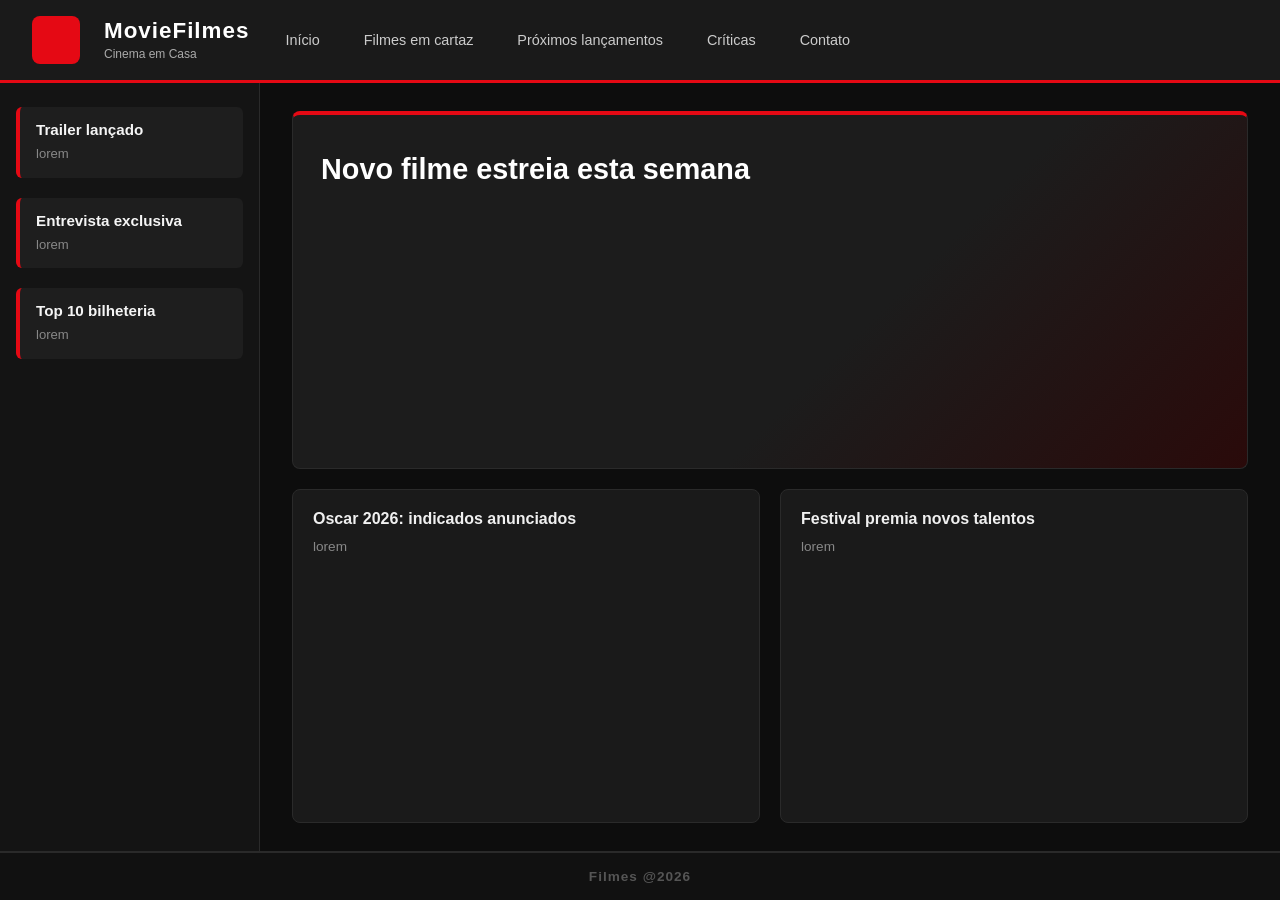
<file: novo/index.html>
<!DOCTYPE html>
<html lang="pt-BR">
<head>
  <meta charset="UTF-8">
  <meta name="viewport" content="width=device-width, initial-scale=1.0">
  <link rel="stylesheet" href="style.css">
  <title>Página de Cinema</title>
</head>
<body>
<header>
  <div class="grid-content"></div>
  <div>
    <strong>MovieFilmes</strong><br/>
    <small>Cinema em Casa</small>
  </div>
  <div> 
   <nav class="menu-itens">
    <a href="#">Início</a>
    <a href="#">Filmes em cartaz</a>
    <a href="#">Próximos lançamentos</a>
    <a href="#">Críticas</a>
    <a href="#">Contato</a>
  </nav> 
  </div>
</header>
<aside>
  <div class="noticia-lateral">
   <section>
    <h3>Trailer lançado</h3>
    <p>lorem</p>
   </section> 
  <div class="noticia-lateral">
   <section>
    <h3>Entrevista exclusiva</h3>
    <p>lorem</p>
   </section> 
  </div>
  <section>
    <h3>Top 10 bilheteria</h3>
    <p>lorem</p>
   </section> 
</aside>
<main>
<div class="noticia-grande">
  <article>
    <h1>Novo filme estreia esta semana</h1>   
  </article>
</div>
<div class="noticia-menor">
  <section>
    <h3>Oscar 2026: indicados anunciados</h3> 
    <p>lorem</p> 
  </section>
</div>
<div class="noticia-menor">
  <section>
    <h3>Festival premia novos talentos</h3> 
    <p>lorem</p>  
  </section>
</div>
</main>
<footer>
  <h4> Filmes @2026</h4>
</footer>
</body>
</html>
</file>
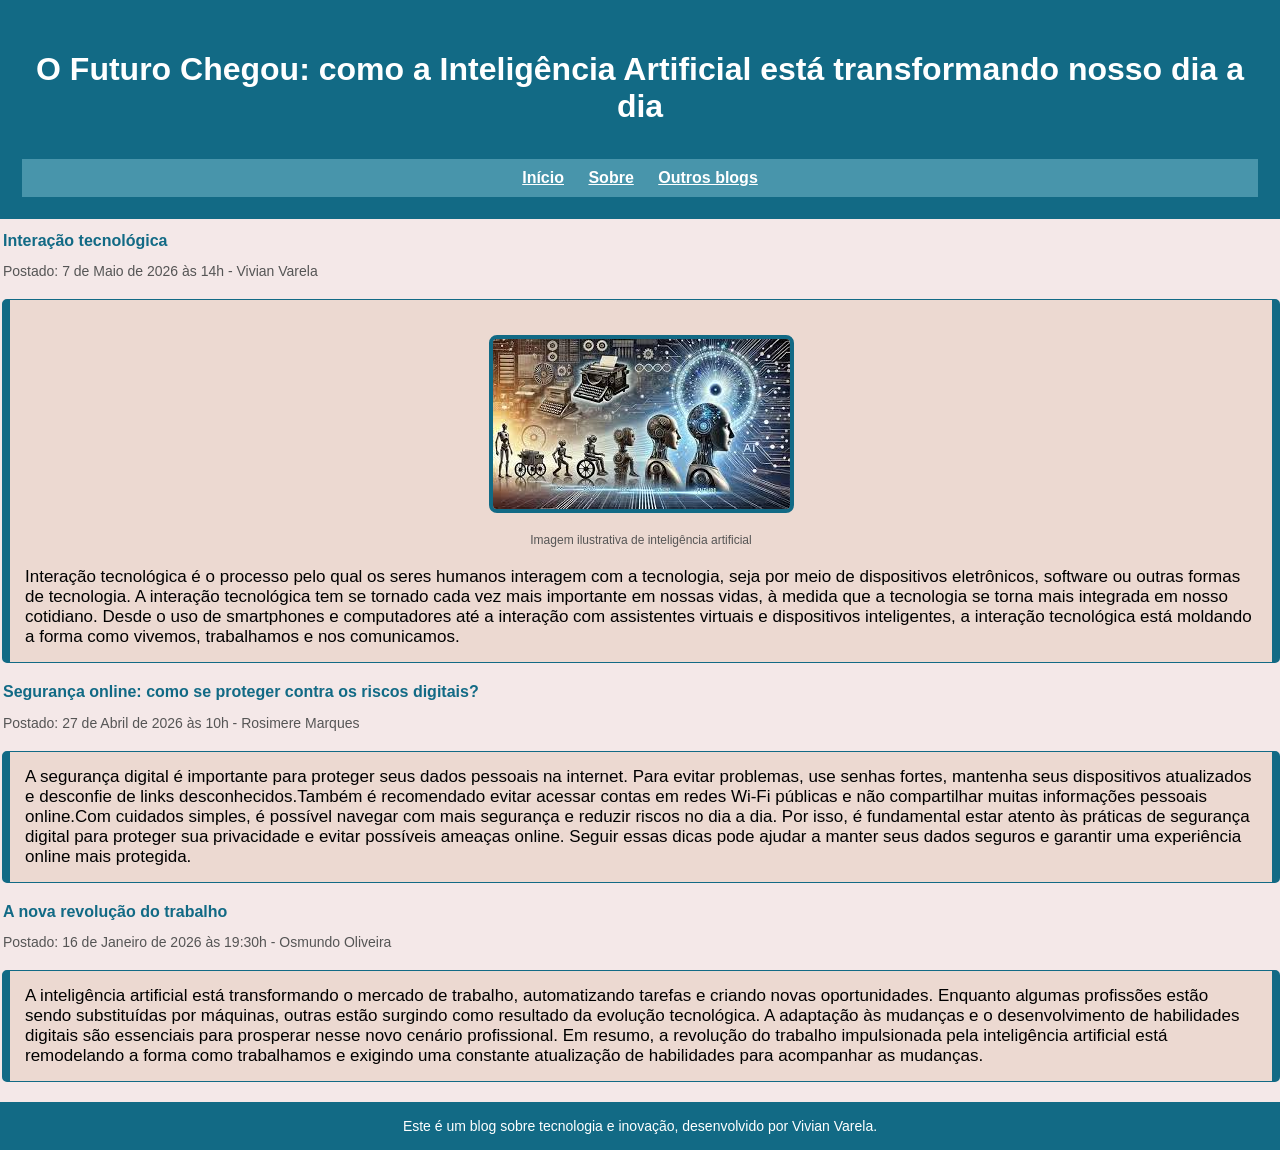
<file: PW/blog/blog.html>
<!DOCTYPE html>
<html lang="pt-BR">
<head>
    <meta charset="UTF-8">
    <meta name="viewport" content="width=device-width, initial-scale=1">
    <link rel="stylesheet" href="blog.css">
    <title>Meu Blog</title>
</head>
<body>
    <header class="main-header">
        <h1 class="title">O Futuro Chegou: como a Inteligência Artificial está transformando nosso dia a dia</h1>
        <nav>
            <a href="#">Início</a>
            <a href="#">Sobre</a>
            <a href="#">Outros blogs</a>
        </nav>
    </header>

    <main>
        <section>
            <article>
                <header>
                    <h2 class="theme">Interação tecnológica</h2>
                    <p class="notes">
                        Postado:
                        <time datetime="2026-05-07T14:00">7 de Maio de 2026 às 14h</time> -
                        <span class="autor">Vivian Varela</span>
                    </p>
                </header>
                <p class="notice">
                    <img src="./iafuturo.jpg" alt="Ilustração de inteligência artificial" class="post-imagem" loading="lazy" style="border:4px solid #126a85; border-radius: 8px; display: block; margin: 20px auto;">
                    <small class="caption" style="display: block; text-align: center; margin-top: 10px;">Imagem ilustrativa de inteligência artificial</small> 
                    <br>
                    Interação tecnológica é o processo pelo qual os seres humanos interagem com a tecnologia, seja por meio
                     de dispositivos eletrônicos, software ou outras formas de tecnologia. A interação tecnológica tem se 
                     tornado cada vez mais importante em nossas vidas, à medida que a tecnologia se torna mais integrada 
                     em nosso cotidiano. Desde o uso de smartphones e computadores até a interação com assistentes virtuais
                    e dispositivos inteligentes, a interação tecnológica está moldando a forma como vivemos, trabalhamos
                     e nos comunicamos.
                </p>
            </article>
            <article>
                <header>
                    <h2 class="theme">Segurança online: como se proteger contra os riscos digitais?</h2>
                    <p class="notes">
                        Postado:
                        <time datetime="2026-04-27T10:00">27 de Abril de 2026 às 10h</time> -
                        <span class="autor">Rosimere Marques</span>
                    </p>
                </header>
                <p class="notice">
                    A segurança digital é importante para proteger seus dados pessoais na internet. Para evitar problemas,
                    use senhas fortes, mantenha seus dispositivos atualizados e desconfie de links desconhecidos.Também é 
                    recomendado evitar acessar contas em redes Wi-Fi públicas e não compartilhar muitas informações 
                    pessoais online.Com cuidados simples, é possível navegar com mais segurança e reduzir riscos no dia a 
                    dia. Por isso, é fundamental estar atento às práticas de segurança digital para proteger sua 
                    privacidade e evitar possíveis ameaças online. Seguir essas dicas pode ajudar a manter seus dados 
                    seguros e garantir uma experiência online mais protegida.
                </p>
            </article>
            <article>
                <header>
                    <h2 class="theme">A nova revolução do trabalho</h2>
                    <p class="notes">
                        Postado:
                        <time datetime="2026-01-16T19:30">16 de Janeiro de 2026 às 19:30h</time> -
                        <span class="autor">Osmundo Oliveira</span>
                    </p>
                </header>
                <p class="notice">
                    A inteligência artificial está transformando o mercado de trabalho, automatizando tarefas e criando 
                    novas oportunidades. Enquanto algumas profissões estão sendo substituídas por máquinas, outras estão 
                    surgindo como resultado da evolução tecnológica. A adaptação às mudanças e o desenvolvimento de 
                    habilidades digitais são essenciais para prosperar nesse novo cenário profissional. Em resumo, a 
                    revolução do trabalho impulsionada pela inteligência artificial está remodelando a forma como 
                    trabalhamos e exigindo uma constante atualização de habilidades para acompanhar as mudanças.
                </p>
            </article>
        </section>
    </main>
    <footer>
        <p>Este é um blog sobre tecnologia e inovação, desenvolvido por Vivian Varela.</p>
    </footer>
</body>
</html>
</file>
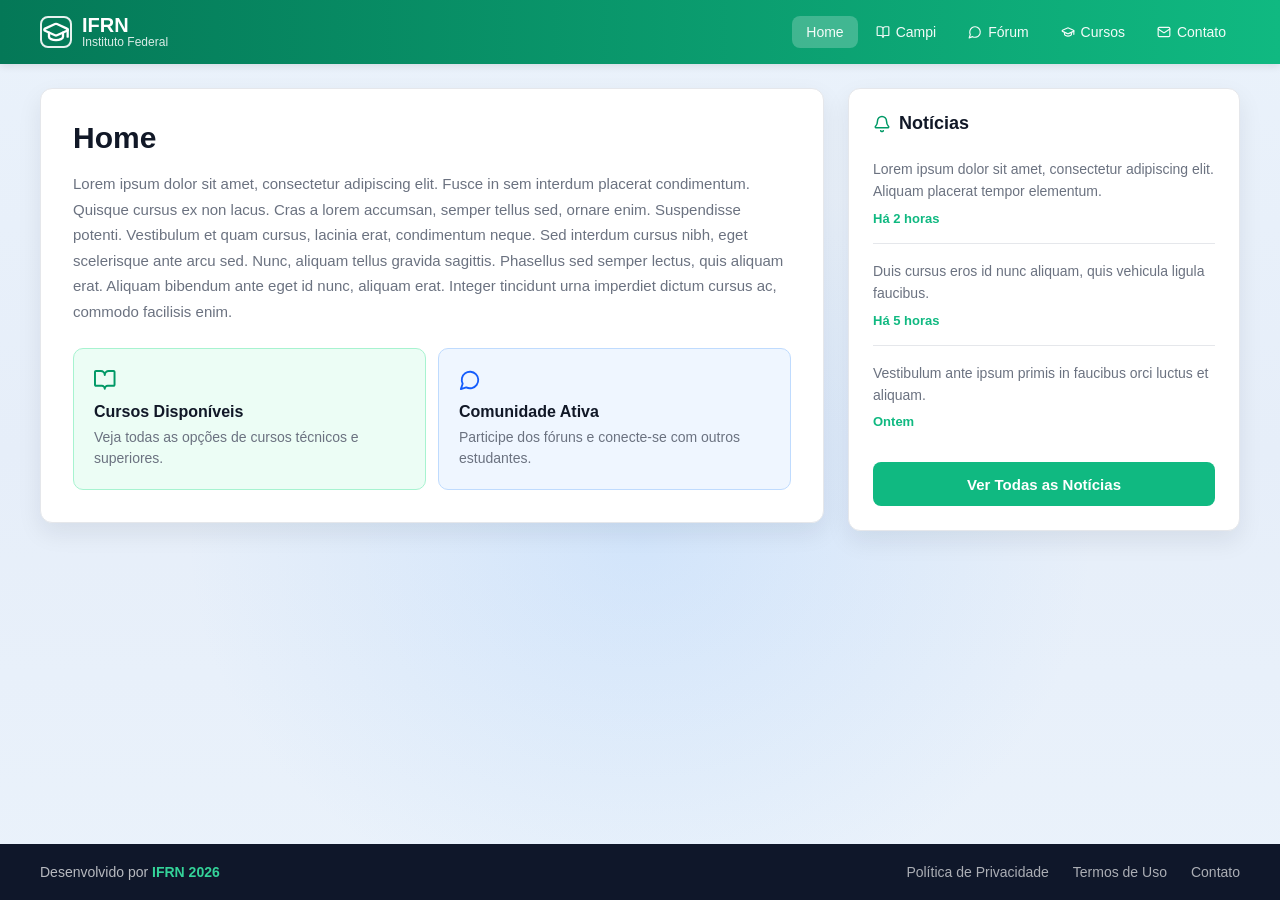
<file: PW/flex box/layout.html>
<!DOCTYPE html>
<html lang="pt-BR">
<head>
  <meta charset="UTF-8" />
  <meta name="viewport" content="width=device-width, initial-scale=1.0" />
  <title>IFRN - Home</title>
  <link rel="stylesheet" href="layout.css" />
</head>
<body>
  <header class="topbar">
    <div class="container topbar-content">
      <a href="#" class="brand">
        <span class="brand-icon icon-slot">
          <img src="icons/Icon.svg" alt="Ícone do IFRN" />
        </span>
        <span class="brand-text">
          <strong>IFRN</strong>
          <small>Instituto Federal</small>
        </span>
      </a>

      <nav class="menu">
        <a href="#" class="menu-item active">
          </span>
          <span>Home</span>
        </a>
        <a href="#" class="menu-item">
          <span class="menu-icon icon-slot">
            <img src="icons/Icon (3).svg" alt="Ícone de campi" />
          </span>
          <span>Campi</span>
        </a>
        <a href="#" class="menu-item">
          <span class="menu-icon icon-slot">
            <img src="icons/Icon (4).svg" alt="Ícone de fórum" />
          </span>
          <span>Fórum</span>
        </a>
        <a href="#" class="menu-item">
          <span class="menu-icon icon-slot">
            <img src="icons/Icon.svg" alt="Ícone de cursos" />
          </span>
          <span>Cursos</span>
        </a>
        <a href="#" class="menu-item">
          <span class="menu-icon icon-slot">
            <img src="icons/Icon (5).svg" alt="Ícone de contato" />
          </span>
          <span>Contato</span>
        </a>
      </nav>
    </div>
  </header>

  <main class="page">
    <div class="container layout">
      <section class="main-card card">
        <h1>Home</h1>
        <p>
          Lorem ipsum dolor sit amet, consectetur adipiscing elit. Fusce in sem interdum placerat condimentum.
          Quisque cursus ex non lacus. Cras a lorem accumsan, semper tellus sed, ornare enim. Suspendisse potenti.
          Vestibulum et quam cursus, lacinia erat, condimentum neque. Sed interdum cursus nibh, eget scelerisque ante arcu sed.
          Nunc, aliquam tellus gravida sagittis. Phasellus sed semper lectus, quis aliquam erat. Aliquam bibendum ante eget id nunc,
          aliquam erat. Integer tincidunt urna imperdiet dictum cursus ac, commodo facilisis enim.
        </p>

        <div class="feature-grid">
          <article class="feature-card feature-green">
            <span class="feature-icon icon-slot">
              <img src="icons/Icon(6).svg" alt="Ícone de cursos disponíveis" />
            </span>
            <h2>Cursos Disponíveis</h2>
            <p>Veja todas as opções de cursos técnicos e superiores.</p>
          </article>

          <article class="feature-card feature-blue">
            <span class="feature-icon icon-slot">
              <img src="icons/Icon (1).svg" alt="Ícone da comunidade ativa" />
            </span>
            <h2>Comunidade Ativa</h2>
            <p>Participe dos fóruns e conecte-se com outros estudantes.</p>
          </article>
        </div>
      </section>

      <aside class="news-card card">
        <div class="news-header">
          <span class="news-icon icon-slot">
            <img src="icons/Icon (2).svg" alt="Ícone de notícias" />
          </span>
          <h2>Notícias</h2>
        </div>

        <div class="news-list">
          <article class="news-item">
            <p>Lorem ipsum dolor sit amet, consectetur adipiscing elit. Aliquam placerat tempor elementum.</p>
            <span>Há 2 horas</span>
          </article>

          <article class="news-item">
            <p>Duis cursus eros id nunc aliquam, quis vehicula ligula faucibus.</p>
            <span>Há 5 horas</span>
          </article>

          <article class="news-item no-border">
            <p>Vestibulum ante ipsum primis in faucibus orci luctus et aliquam.</p>
            <span>Ontem</span>
          </article>
        </div>

        <a href="#" class="news-button">Ver Todas as Notícias</a>
      </aside>
    </div>
  </main>

  <footer class="footer">
    <div class="container footer-content">
      <p>Desenvolvido por <strong>IFRN 2026</strong></p>

      <nav class="footer-links">
        <a href="#">Política de Privacidade</a>
        <a href="#">Termos de Uso</a>
        <a href="#">Contato</a>
      </nav>
    </div>
  </footer>
</body>
</html>
</file>
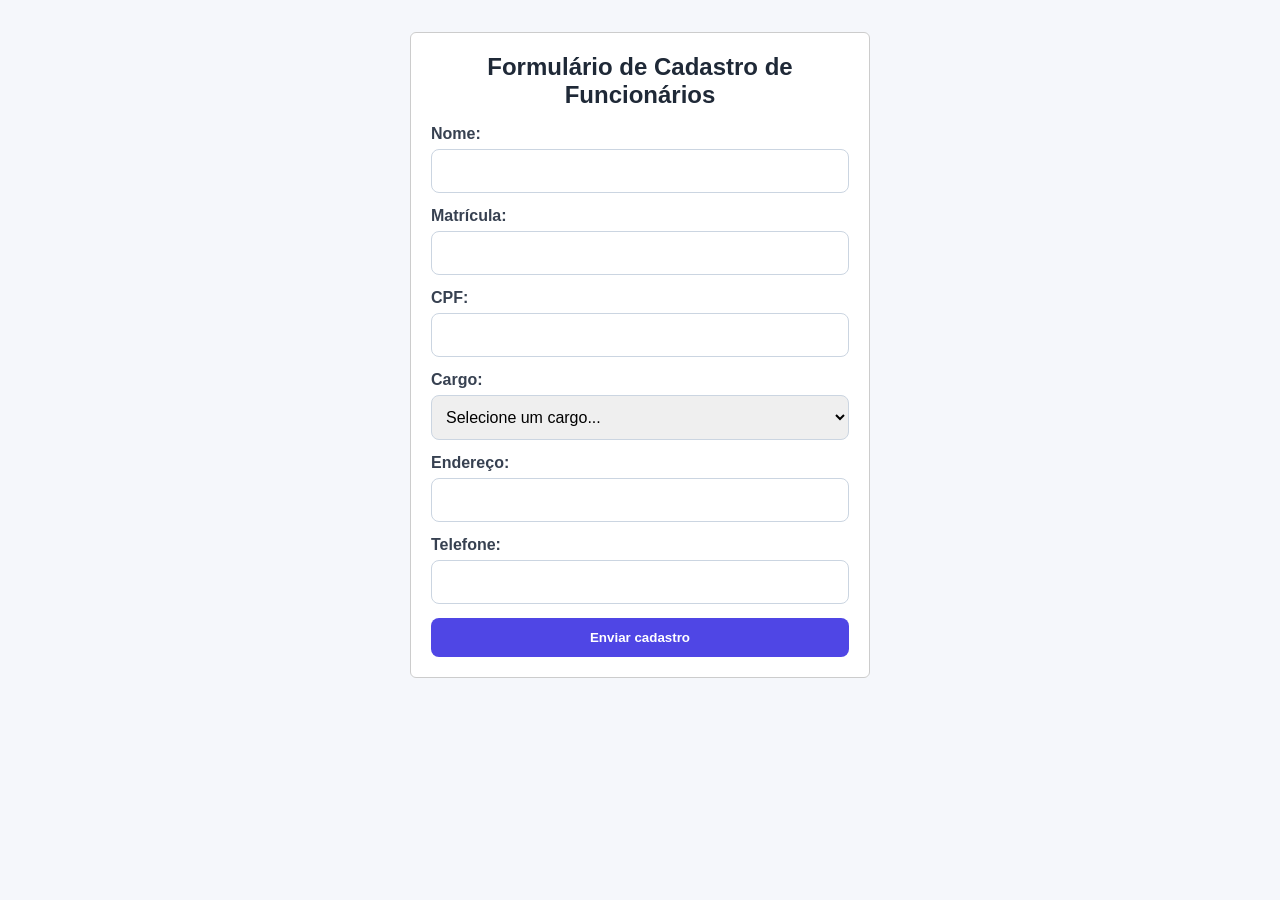
<file: PW/forms/forms.html>
<!DOCTYPE html>
<html lang="pt-BR">
<head>
    <meta charset="UTF-8">
    <meta name="viewport" content="width=device-width, initial-scale=1">
    <title>Formulário de Cadastro de Funcionários</title>
    <link rel="stylesheet" href="forms.css">
</head>
<body>
<main class="caixa">
    <h2>Formulário de Cadastro de Funcionários</h2>

    <form>
        <div class="campo">
            <label for="nome">Nome:</label>
            <input type="text" id="nome" name="nome" required>
        </div>

        <div class="campo">
            <label for="matricula">Matrícula:</label>
            <input type="text" id="matricula" name="matricula" required>
        </div>

        <div class="campo">
            <label for="cpf">CPF:</label>
            <input type="text" id="cpf" name="cpf" required>
        </div>

        <div class="campo">
            <label for="cargo">Cargo:</label>
            <select id="cargo" name="cargo" required>
                <option value="">Selecione um cargo...</option>
                <option value="professor">Professor</option>
                <option value="técnico administrativo">Técnico Administrativo</option>
                <option value="técnico de laboratório">Técnico de Laboratório</option>
                <option value="pedagogo">Pedagogo</option>
                <option value="assistente de alunos">Assistente de Alunos</option>
            </select>
        </div>

        <div class="campo">
            <label for="endereco">Endereço:</label>
            <input type="text" id="endereco" name="endereco" required>
        </div>

        <div class="campo">
            <label for="telefone">Telefone:</label>
            <input type="text" id="telefone" name="telefone" required>
        </div>

        <button type="submit">Enviar cadastro</button>
    </form>
</main>
</body>
</html>
</file>
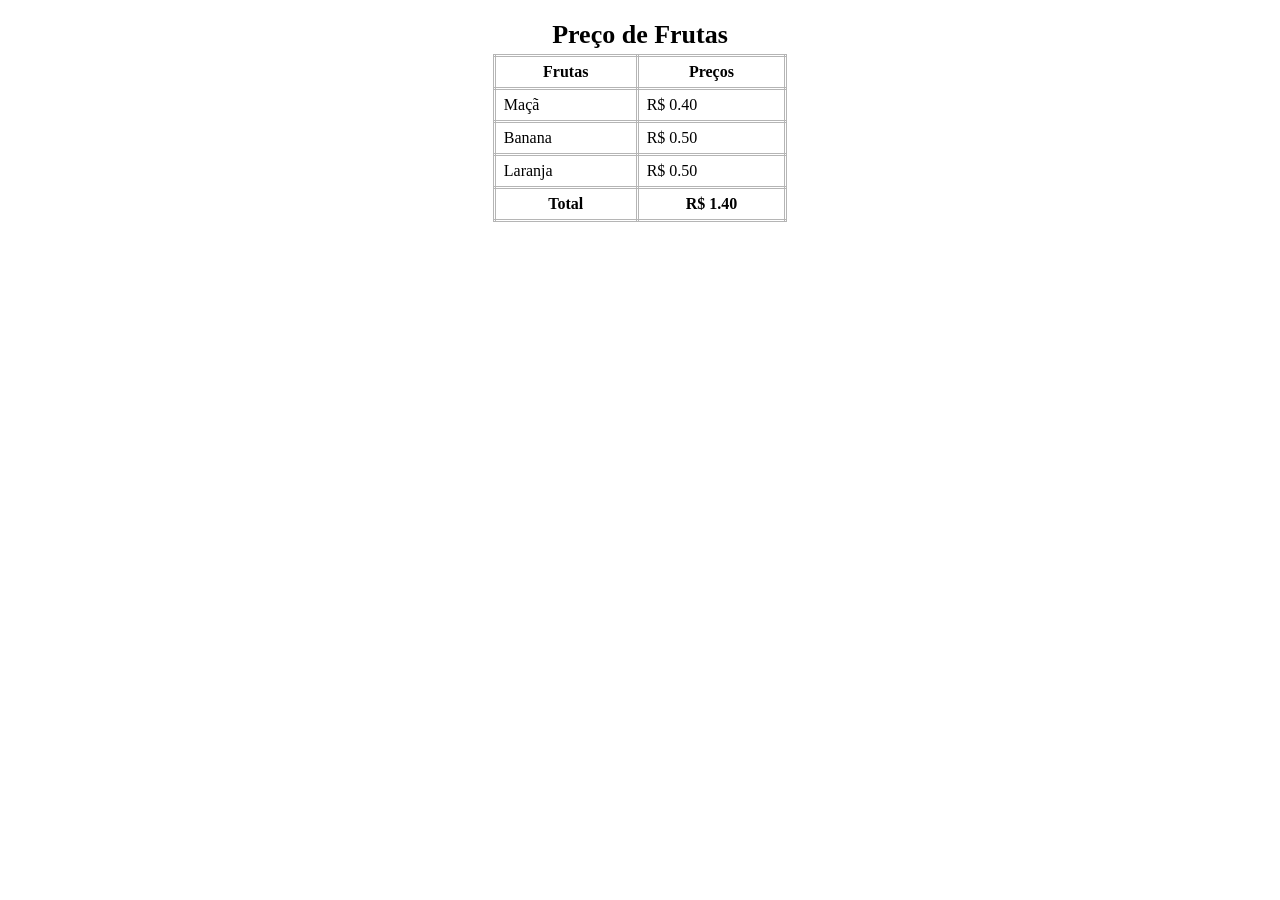
<file: PW/tabelas/tabelas.html>
<?xml version="1.0" encoding="UTF-8"?>
<!DOCTYPE html PUBLIC "-//W3C//DTD XHTML 1.0 Transitional//EN" "http://www.w3.org/TR/xhtml1/DTD/xhtml1-transitional.dtd">
<html xmlns="http://www.w3.org/1999/xhtml" xml:lang="pt-BR" lang="pt-BR">
<html lang="pt-BR">
<head>
    <meta http-equiv="Content-Type" content="text/html; charset=UTF-8" />
    <title>Preço de Frutas</title>
    <link rel="stylesheet" href="tabelas.css"/>
</head>
<body>
    <table summary="Tabela com preços de frutas">
        <caption>Preço de Frutas</caption>
    <thead>
<tr>
    <th>Frutas</th>  
    <th>Preços</th>
</tr>
    </thead>
    <tbody>
         <tr>
              <td>Maçã</td> 
                <td>R$ 0.40</td>
         </tr> 
         <tr>
              <td>Banana</td> 
                <td>R$ 0.50</td>
        </tr>
            <tr>
              <td>Laranja</td> 
                <td>R$ 0.50</td>
     </tbody>
     <tfoot>
         <tr>
                <td>Total</td> 
                 <td>R$ 1.40</td>
 </table>
</body>
</html>
</file>
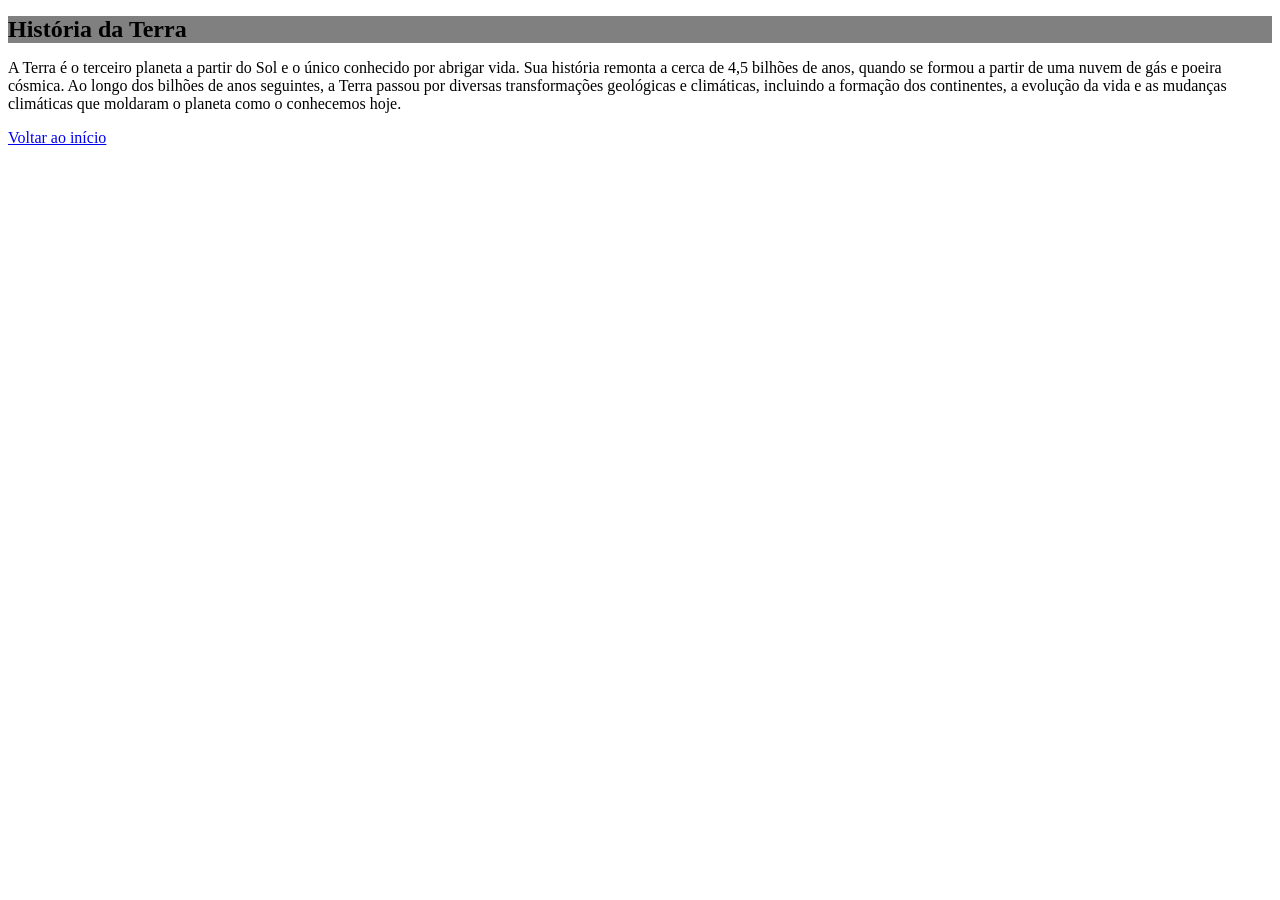
<file: PW/terra/historia.html>
<!DOCTYPE html>
<html lang="PT-BR">
    <head>
    <meta charset="UTF-8">
    <title>História da Terra</title>
    </head>
    <body>
        <style>
            body {
                font-family: "Times New Roman", Times, serif;
                background: #fff;
                color: #000;
                text-align: left;
            }

            h1 {
                font-size: 24px;
                font-weight: bold;
                margin-bottom: 6px;
                background-color: gray;
            }
        </style>
        <h1>História da Terra</h1>
        <p>A Terra é o terceiro planeta a partir do Sol e o único conhecido por abrigar vida. Sua história remonta a cerca de 4,5 bilhões de anos, quando se formou a partir de uma nuvem de gás e poeira cósmica. Ao longo dos bilhões de anos seguintes, a Terra passou por diversas transformações geológicas e climáticas, incluindo a formação dos continentes, a evolução da vida e as mudanças climáticas que moldaram o planeta como o conhecemos hoje.</p>

        <a href="terra.html">Voltar ao início</a>
</file>
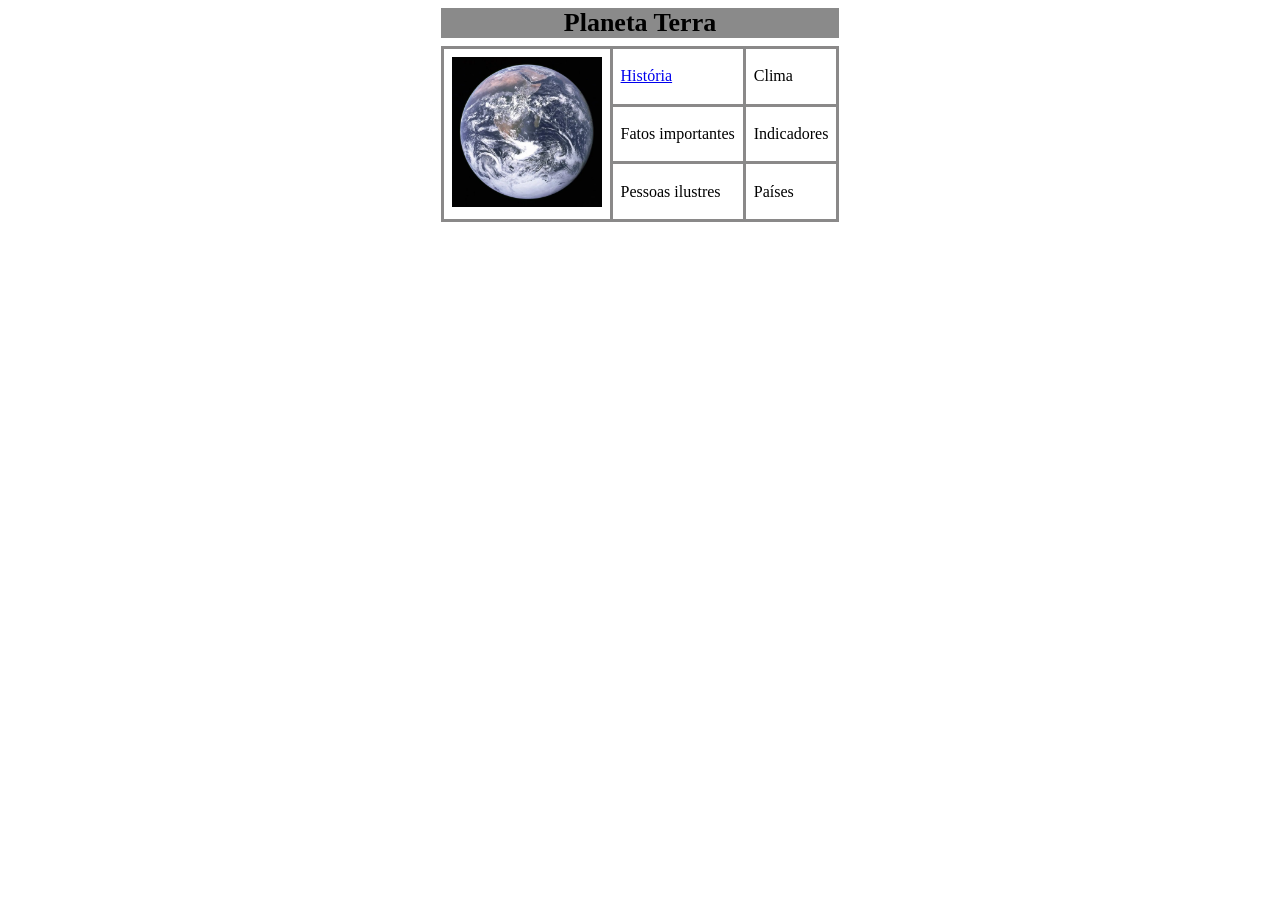
<file: PW/terra/terra.html>
<!DOCTYPE html PUBLIC "-//W3C//DTD XHTML 1.0 Strict//EN"
  "http://www.w3.org/TR/xhtml1/DTD/xhtml1-strict.dtd">
<html xmlns="http://www.w3.org/1999/xhtml" lang="pt-br" xml:lang="pt-br">
<head>
    <meta http-equiv="Content-Type" content="text/html; charset=UTF-8" />
    <title>Planeta Terra</title>
    <link rel="stylesheet" href="terra.css">
</head>

<body>

<table>
    <caption>Planeta Terra</caption>
    <tr>
        <td rowspan="3" class="foto">
            <img src="planetaterra.png" alt="Planeta Terra"/>
        </td>
        <td>
         <a href="historia.html">História</a>
        </td>
        <td>
          Clima
        </td>
    </tr>

    <tr>
        <td>Fatos importantes</td>
        <td>Indicadores</td>
    </tr>

    <tr>
        <td>Pessoas ilustres</td>
        <td>Países</td>
    </tr>

</table>

</body>
</html>
</file>
<file: novo/style.css>
/* ===== RESET & BASE ===== */
* {
  margin: 0;
  padding: 0;
  box-sizing: border-box;
}

body {
  font-family: 'Segoe UI', Tahoma, Geneva, Verdana, sans-serif;
  background-color: #0d0d0d;
  color: #e0e0e0;
  min-height: 100vh;
  display: grid;
  grid-template-rows: auto 1fr auto;
  grid-template-columns: 260px 1fr;
  grid-template-areas:
    "header header"
    "aside  main"
    "footer footer";
}

/* ===== HEADER ===== */
header {
  grid-area: header;
  background-color: #1a1a1a;
  border-bottom: 3px solid #e50914;
  display: flex;
  align-items: center;
  gap: 24px;
  padding: 16px 32px;
}

.grid-content {
  width: 48px;
  height: 48px;
  background-color: #e50914;
  border-radius: 8px;
  flex-shrink: 0;
}

header strong {
  font-size: 1.4rem;
  color: #ffffff;
  letter-spacing: 1px;
}

header small {
  font-size: 0.75rem;
  color: #aaaaaa;
}

/* ===== NAV ===== */
.menu-itens {
  display: flex;
  gap: 20px;
  flex-wrap: wrap;
  margin-left: auto;
}

.menu-itens a {
  color: #cccccc;
  text-decoration: none;
  font-size: 0.9rem;
  padding: 6px 12px;
  border-radius: 4px;
  transition: background 0.2s, color 0.2s;
}

.menu-itens a:hover {
  background-color: #e50914;
  color: #ffffff;
}

/* ===== ASIDE ===== */
aside {
  grid-area: aside;
  background-color: #141414;
  border-right: 1px solid #2a2a2a;
  padding: 24px 16px;
  display: flex;
  flex-direction: column;
  gap: 20px;
}

.noticia-lateral {
  display: flex;
  flex-direction: column;
  gap: 20px;
}

aside section {
  background-color: #1e1e1e;
  border-left: 4px solid #e50914;
  border-radius: 6px;
  padding: 14px 16px;
  transition: background 0.2s;
}

aside section:hover {
  background-color: #252525;
}

aside h3 {
  font-size: 0.95rem;
  color: #f5f5f5;
  margin-bottom: 6px;
}

aside p {
  font-size: 0.82rem;
  color: #888888;
  line-height: 1.5;
}

/* ===== MAIN ===== */
main {
  grid-area: main;
  padding: 28px 32px;
  display: grid;
  grid-template-columns: 1fr 1fr;
  grid-template-rows: auto auto;
  gap: 20px;
}

/* Notícia grande ocupa as duas colunas */
.noticia-grande {
  grid-column: 1 / -1;
  background: linear-gradient(135deg, #1c1c1c 60%, #2a0a0a);
  border: 1px solid #2a2a2a;
  border-top: 4px solid #e50914;
  border-radius: 8px;
  padding: 36px 28px;
}

.noticia-grande article h1 {
  font-size: 1.8rem;
  color: #ffffff;
  line-height: 1.3;
}

/* Notícias menores */
.noticia-menor {
  background-color: #1a1a1a;
  border: 1px solid #2a2a2a;
  border-radius: 8px;
  padding: 20px;
  transition: transform 0.2s, border-color 0.2s;
}

.noticia-menor:hover {
  transform: translateY(-3px);
  border-color: #e50914;
}

.noticia-menor h3 {
  font-size: 1rem;
  color: #f0f0f0;
  margin-bottom: 8px;
}

.noticia-menor p {
  font-size: 0.85rem;
  color: #888888;
  line-height: 1.6;
}

/* ===== FOOTER ===== */
footer {
  grid-area: footer;
  background-color: #111111;
  border-top: 2px solid #2a2a2a;
  text-align: center;
  padding: 16px;
}

footer h4 {
  font-size: 0.85rem;
  color: #555555;
  letter-spacing: 1px;
}
</file>
<file: PW/blog/blog.css>
.title {
    color: white;
    padding: 10px;
    text-align: center;
    font-family: Arial, Helvetica, sans-serif;
}

p {
    font-family: Arial, Helvetica, sans-serif;
}

nav {
    padding: 10px;
    text-align: center;
    background-color: #6aafc49d;
    border: 2px solid #126a85;
}

nav a {
    margin: 2px 10px;
    color: white;
    font-weight: bold;
    font-size: medium;
    font-family: Arial, Helvetica, sans-serif;
}

.notice {
    background-color: #be875328;
    border: 1px solid #126a85;
    border-left: 8px solid #126a85;
    border-right: 8px solid #126a85;
    border-radius: 5px;
    padding: 15px;
    margin: 20px 0;
    margin-left: 2px;
    font-size: 17px;
    font-family: Arial, Helvetica, sans-serif;
}

.notes {
    font-size: 14px;
    color: #555;
    margin-top: 5px;
    margin-left: 3px;
    font-family: Arial, Helvetica, sans-serif;
}

body {
    margin: 0;
    padding: 0;
    background-color: rgba(230, 203, 203, 0.432);
}

.theme {
    font-family: Arial, Helvetica, sans-serif;
    margin-left: 3px;
    font-size: 16px;
    color: #126a85;
}

footer {
    background-color: #126a85;
    color: white;
    text-align: center;
    padding: 2px;
    font-family: Arial, Helvetica, sans-serif;
    font-size: 14px;
}

.post-imagem {
    max-width: 100%;
    height: auto;
    display: block;
    margin: 10px 0;
    margin-left: auto;
    margin-right: auto;
}

.caption {
    font-size: 12px;
    color: #555;
    text-align: center;
    margin-top: 5px;
    font-family: Arial, Helvetica, sans-serif;
}

.main-header {
    background-color: #126a85;
    padding: 20px;
    text-align: center;
    font-family: Arial, Helvetica, sans-serif;
}
</file>
<file: PW/flex box/layout.css>
:root {
  --primary: #10b981;
  --primary-dark: #059669;
  --primary-soft: #34d399;
  --text: #1f2937;
  --muted: #6b7280;
  --bg: #f3f6fb;
  --card: #ffffff;
  --border: #e5e7eb;
  --footer: #0f172a;
  --success: #10b981;
  --blue: #3b82f6;
  --shadow: 0 10px 25px rgba(15, 23, 42, 0.08);
}

* {
  margin: 0;
  padding: 0;
  box-sizing: border-box;
}

body {
  min-height: 100vh;
  display: flex;
  flex-direction: column;
  font-family: -apple-system, BlinkMacSystemFont, "Segoe UI", Arial, sans-serif;
  color: var(--text);
  background:
    radial-gradient(ellipse at center 60%, rgba(147, 197, 253, 0.25), transparent 50%),
    linear-gradient(to bottom, #eaf2fb 0%, #e6eef9 50%, #eaf2fb 100%);
}

img {
  max-width: 100%;
  display: block;
}

a {
  text-decoration: none;
  font: inherit;
}

.container {
  width: min(1200px, calc(100% - 40px));
  margin: 0 auto;
}

/* ===== HEADER ===== */
.topbar {
  background: linear-gradient(90deg, #047857, #10b981);
  box-shadow: 0 2px 8px rgba(0, 0, 0, 0.1);
}

.topbar-content {
  min-height: 64px;
  display: flex;
  align-items: center;
  justify-content: space-between;
  gap: 24px;
}

.brand {
  display: inline-flex;
  align-items: center;
  gap: 10px;
  color: #fff;
}

.brand-icon {
  width: 32px;
  height: 32px;
  border: 2px solid rgba(255, 255, 255, 0.9);
  border-radius: 8px;
  flex-shrink: 0;
}

.brand-text {
  display: flex;
  flex-direction: column;
  line-height: 1.1;
}

.brand-text strong {
  font-size: 1.25rem;
  font-weight: 700;
}

.brand-text small {
  font-size: 0.75rem;
  color: rgba(255, 255, 255, 0.85);
}

.menu {
  display: flex;
  align-items: center;
  gap: 4px;
  flex-wrap: wrap;
}

.menu-item {
  display: inline-flex;
  align-items: center;
  gap: 6px;
  padding: 8px 14px;
  border-radius: 8px;
  color: rgba(255, 255, 255, 0.95);
  font-size: 0.875rem;
  font-weight: 500;
  transition: background 0.2s ease;
}

.menu-item:hover {
  background: rgba(255, 255, 255, 0.12);
}

.menu-item.active {
  background: rgba(255, 255, 255, 0.22);
}

.menu-icon {
  width: 14px;
  height: 14px;
  opacity: 0.95;
}

/* ===== MAIN ===== */
.page {
  flex: 1;
  padding: 24px 0 40px;
}

.layout {
  display: grid;
  grid-template-columns: minmax(0, 2fr) minmax(300px, 1fr);
  gap: 24px;
  align-items: start;
}

.card {
  background: var(--card);
  border: 1px solid var(--border);
  border-radius: 12px;
  box-shadow: var(--shadow);
}

.main-card {
  padding: 32px;
}

.main-card h1 {
  font-size: 1.875rem;
  font-weight: 700;
  margin-bottom: 16px;
  color: #111827;
}

.main-card > p {
  color: var(--muted);
  font-size: 0.9375rem;
  line-height: 1.7;
  margin-bottom: 24px;
}

.feature-grid {
  display: grid;
  grid-template-columns: repeat(2, minmax(0, 1fr));
  gap: 12px;
}

.feature-card {
  border-radius: 10px;
  padding: 20px;
  border: 1px solid;
}

.feature-green {
  background: #ecfdf5;
  border-color: #a7f3d0;
}

.feature-blue {
  background: #eff6ff;
  border-color: #bfdbfe;
}

.feature-icon {
  width: 22px;
  height: 22px;
  margin-bottom: 12px;
}

.feature-card h2 {
  font-size: 1rem;
  font-weight: 600;
  margin-bottom: 6px;
  color: #111827;
}

.feature-card p {
  color: var(--muted);
  font-size: 0.875rem;
  line-height: 1.5;
}

/* ===== NEWS ===== */
.news-card {
  padding: 24px;
}

.news-header {
  display: flex;
  align-items: center;
  gap: 8px;
  margin-bottom: 8px;
}

.news-header h2 {
  font-size: 1.125rem;
  font-weight: 700;
  color: #111827;
}

.news-icon {
  width: 18px;
  height: 18px;
}

.news-list {
  margin-bottom: 16px;
}

.news-item {
  padding: 16px 0;
  border-bottom: 1px solid var(--border);
}

.news-item.no-border {
  border-bottom: 0;
}

.news-item p {
  color: var(--muted);
  font-size: 0.875rem;
  line-height: 1.6;
  margin-bottom: 6px;
}

.news-item span {
  color: var(--success);
  font-weight: 600;
  font-size: 0.8125rem;
}

.news-button {
  display: flex;
  align-items: center;
  justify-content: center;
  min-height: 44px;
  border-radius: 8px;
  background: var(--primary);
  color: #fff;
  font-weight: 600;
  font-size: 0.9375rem;
  text-align: center;
  transition: background 0.2s ease;
}

.news-button:hover {
  background: var(--primary-dark);
}

/* ===== FOOTER ===== */
.footer {
  background: var(--footer);
  color: rgba(255, 255, 255, 0.7);
  font-size: 0.875rem;
}

.footer-content {
  min-height: 56px;
  display: flex;
  align-items: center;
  justify-content: space-between;
  gap: 18px;
  padding: 14px 0;
}

.footer strong {
  color: var(--primary-soft);
  font-weight: 600;
}

.footer-links {
  display: flex;
  align-items: center;
  gap: 24px;
  flex-wrap: wrap;
}

.footer-links a {
  color: rgba(255, 255, 255, 0.65);
  transition: color 0.2s ease;
}

.footer-links a:hover {
  color: #fff;
}

.icon-slot {
  display: inline-flex;
  align-items: center;
  justify-content: center;
}

/* ===== RESPONSIVO ===== */
@media (max-width: 1024px) {
  .layout {
    grid-template-columns: 1fr;
  }
}

@media (max-width: 820px) {
  .topbar-content,
  .footer-content {
    flex-direction: column;
    align-items: flex-start;
    padding: 14px 0;
  }

  .feature-grid {
    grid-template-columns: 1fr;
  }
}

@media (max-width: 580px) {
  .main-card {
    padding: 20px;
  }

  .news-card {
    padding: 20px;
  }

  .menu {
    gap: 4px;
  }

  .menu-item {
    padding: 8px 10px;
    font-size: 0.8125rem;
  }
}
</file>
<file: PW/forms/forms.css>
* {
    box-sizing: border-box;
}

body {
    margin: 0;
    background: #f5f7fb;
    font-family: Arial, Helvetica, sans-serif;
    padding: 32px 16px;
    display: flex;
    justify-content: center;
}

.caixa {
    width: 100%;
    min-height: 460px;
    max-width: 460px;
    background: #fff;
    border: 1px solid #ccc;
    border-radius: 6px;
    padding: 20px;
}

h2 {
    margin: 0 0 16px;
    text-align: center;
    color: #1f2937;
}

form {
    display: grid;
    gap: 14px;
}

.campo {
    display: grid;
    gap: 6px;
}

label {
    font-weight: 700;
    color: #374151;
}

input,
select
 {
    width: 100%;
    padding: 12px 10px;
    border: 1px solid #cbd5e1;
    border-radius: 8px;
    font: inherit;
}

button {
    padding: 12px 16px;
    border: none;
    border-radius: 8px;
    background: #4f46e5;
    color: #fff;
    font-weight: 700;
    cursor: pointer;
}
</file>
<file: PW/tabelas/tabelas.css>
body {
    font-family: "Times New Roman", Times, serif;
    color: #000;
    background: #fff;
    margin: 0;
    padding: 0;
    text-align: center;
}

table {
    margin: 6px auto;
    width: 23%;
    margin-top: 20px;
    border-radius: 20px;
    border-collapse: collapse;

}


caption {
    caption-side: top;
    font-size: 26px;
    font-weight: bold;
    margin-bottom: 4px;
    text-align: center;
}

th, td {
    border: 3px double #b5b5b5;
    padding: 6px 8px;
    vertical-align: middle;
    text-align: left;
    font-size: 16px;
}

thead th,
tfoot td {
    font-weight: bold;
    text-align: center;
}

tfoot td:last-child {
    text-align: center;
}

tfoot td {
    background: #fff;
}
</file>
<file: PW/terra/terra.css>
body {
    font-family: "Times New Roman", Times, serif;
    background: #fff;
    color: #000;
    text-align: left;
}

table {
    border-collapse: collapse;
    margin: 0 auto;
    text-align: left;
}

caption {
    font-size: 26px;
    font-weight: bold;
    margin-bottom: 8px;
    background-color: rgb(138, 138, 138);
}

td {
    border: 3px solid #8a8989;
    padding: 8px;
    text-align: left;
    vertical-align: left;
}

.foto img {
    width: 150px;
    height: auto;
}
</file>
